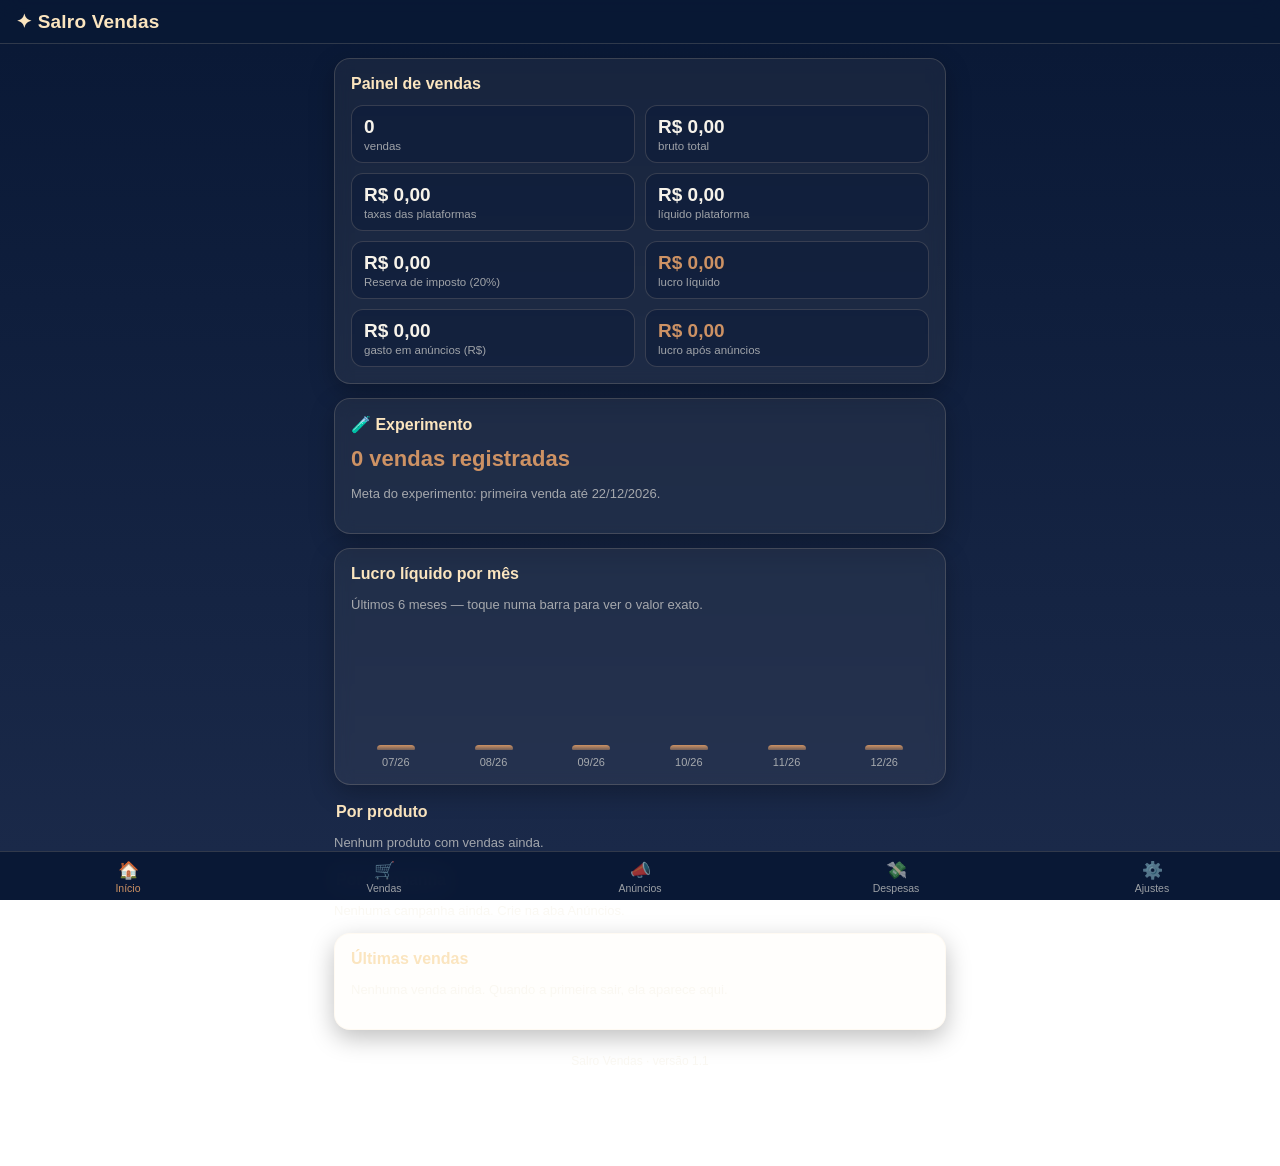
<file: index.html>
<!DOCTYPE html>
<html lang="pt-BR">
<head>
<meta charset="UTF-8">
<meta name="viewport" content="width=device-width, initial-scale=1, viewport-fit=cover">
<meta name="theme-color" content="#091835">
<title>Salro Vendas</title>
<link rel="manifest" href="manifest.webmanifest">
<link rel="icon" href="IMG_6787.png" type="image/png">
<link rel="apple-touch-icon" href="IMG_6787.png">
<link rel="stylesheet" href="styles.css">
</head>
<body>
<header class="topbar">
  <div class="brand">✦ Salro Vendas</div>
</header>

<main>
  <!-- INÍCIO / PAINEL -->
  <section id="view-home" class="view">
    <div class="card">
      <h2>Painel de vendas</h2>
      <div class="kpis">
        <div class="kpi"><div class="kpi-value" id="kpiVendasCount">0</div><div class="kpi-label">vendas</div></div>
        <div class="kpi"><div class="kpi-value" id="kpiVendasGross">R$ 0,00</div><div class="kpi-label">bruto total</div></div>
        <div class="kpi"><div class="kpi-value" id="kpiTaxas">R$ 0,00</div><div class="kpi-label">taxas das plataformas</div></div>
        <div class="kpi"><div class="kpi-value" id="kpiLiquido">R$ 0,00</div><div class="kpi-label">líquido plataforma</div></div>
        <div class="kpi"><div class="kpi-value" id="kpiReserva">R$ 0,00</div><div class="kpi-label" id="kpiReservaPct">Reserva de imposto</div></div>
        <div class="kpi"><div class="kpi-value accent" id="kpiLucro">R$ 0,00</div><div class="kpi-label">lucro líquido</div></div>
        <div class="kpi"><div class="kpi-value" id="kpiAds">R$ 0,00</div><div class="kpi-label">gasto em anúncios (R$)</div></div>
        <div class="kpi"><div class="kpi-value accent" id="kpiLucroApos">R$ 0,00</div><div class="kpi-label">lucro após anúncios</div></div>
      </div>
    </div>

    <div class="card experiment">
      <h2>🧪 Experimento</h2>
      <div class="exp-count" id="expCount">0 vendas registradas</div>
      <p class="muted">Meta do experimento: primeira venda até 22/12/2026.</p>
    </div>

    <div class="card">
      <h2>Lucro líquido por mês</h2>
      <p class="muted">Últimos 6 meses — toque numa barra para ver o valor exato.</p>
      <div id="monthBars" class="bars"></div>
    </div>

    <h2 class="sectitle">Por produto</h2>
    <div id="byProduct"></div>

    <h2 class="sectitle">Por campanha</h2>
    <div id="byCampaign"></div>

    <div class="card">
      <h2>Últimas vendas</h2>
      <div id="lastSales"></div>
    </div>
    <div class="app-version"></div>
  </section>

  <!-- VENDAS -->
  <section id="view-vendas" class="view hidden">
    <div class="card">
      <h2 id="vendaFormTitle">Registrar venda</h2>
      <p class="muted hidden" id="editNote">Editando uma venda — salve ou <button class="linkbtn" id="btnCancelEdit" type="button">cancele a edição</button>.</p>
      <div class="field">
        <label for="vDate">Data</label>
        <input id="vDate" type="date">
      </div>
      <div class="field">
        <label for="vProduct">Produto</label>
        <input id="vProduct" type="text">
      </div>
      <div class="grid2">
        <div class="field">
          <label for="vChannel">Canal</label>
          <select id="vChannel">
            <option value="kiwify">Kiwify</option>
            <option value="hotmart">Hotmart</option>
            <option value="eduzz">Eduzz</option>
          </select>
        </div>
        <div class="field">
          <label for="vGross">Valor bruto (R$)</label>
          <input id="vGross" type="number" inputmode="decimal" min="0" step="0.01">
        </div>
      </div>
      <div class="field">
        <label for="vCampaign">Campanha (opcional)</label>
        <select id="vCampaign"><option value="">Sem campanha</option></select>
      </div>
      <button id="btnAddVenda" class="primary big" type="button">Adicionar venda</button>
    </div>

    <div class="card">
      <h2>📥 Importar da plataforma</h2>
      <p class="muted">Exporte o relatório de vendas da plataforma (CSV) e importe aqui: o app reconhece as colunas, importa só as vendas aprovadas e já faz a conta completa. Importar de novo o mesmo relatório não duplica.</p>
      <div class="field">
        <label for="impChannel">Plataforma do relatório</label>
        <select id="impChannel">
          <option value="kiwify">Kiwify</option>
          <option value="hotmart">Hotmart</option>
          <option value="eduzz">Eduzz</option>
        </select>
      </div>
      <div class="field">
        <label for="impFile">Arquivo CSV do relatório</label>
        <input id="impFile" type="file" accept=".csv,text/csv">
      </div>
      <div class="field">
        <label for="impText">…ou cole o conteúdo do CSV</label>
        <textarea id="impText" rows="4" placeholder="Data;Produto;Valor;Status;Transação&#10;..."></textarea>
      </div>
      <button id="btnImportSales" class="primary big" type="button">Importar vendas</button>
      <p class="muted" id="impResult"></p>
    </div>

    <div class="card">
      <h2>Vendas</h2>
      <div id="salesList"></div>
    </div>
  </section>

  <!-- ANÚNCIOS -->
  <section id="view-anuncios" class="view hidden">
    <div class="card">
      <h2>Nova campanha</h2>
      <div class="field">
        <label for="aNome">Nome da campanha</label>
        <input id="aNome" type="text" placeholder="Ex.: Meta Ads — semana 3">
      </div>
      <div class="field">
        <label for="aProduto">Produto</label>
        <input id="aProduto" type="text">
      </div>
      <div class="grid2">
        <div class="field">
          <label for="aInicio">Início</label>
          <input id="aInicio" type="date">
        </div>
        <div class="field">
          <label for="aFim">Fim (opcional)</label>
          <input id="aFim" type="date">
        </div>
      </div>
      <div class="grid2">
        <div class="field">
          <label for="aMoeda">Moeda do gasto</label>
          <select id="aMoeda">
            <option value="BRL">R$ (real)</option>
            <option value="JPY">¥ (iene)</option>
            <option value="USD">US$ (dólar)</option>
          </select>
        </div>
        <div class="field">
          <label for="aGasto">Gasto</label>
          <input id="aGasto" type="number" inputmode="decimal" min="0" step="0.01">
        </div>
      </div>
      <div class="field">
        <label for="aRate">Taxa para R$ (opcional) — quanto 1 unidade da moeda vale em R$</label>
        <input id="aRate" type="number" inputmode="decimal" min="0" step="0.0001" placeholder="Ex.: 0,038 para ¥">
      </div>
      <button id="btnAddCampanha" class="primary big" type="button">Adicionar campanha</button>
    </div>

    <div class="card">
      <h2>Campanhas</h2>
      <p class="muted" id="unattributedLine">Vendas sem atribuição: 0</p>
      <div id="campaignList"></div>
    </div>
  </section>

  <!-- DESPESAS -->
  <section id="view-despesas" class="view hidden">
    <div class="card">
      <h2>Registrar despesa</h2>
      <div class="field">
        <label for="dDate">Data</label>
        <input id="dDate" type="date">
      </div>
      <div class="field">
        <label for="dDesc">Descrição</label>
        <input id="dDesc" type="text" placeholder="Ex.: anúncio, ferramenta, contador…">
      </div>
      <div class="grid2">
        <div class="field">
          <label for="dCurrency">Moeda</label>
          <select id="dCurrency">
            <option value="BRL">R$ (real)</option>
            <option value="JPY">¥ (iene)</option>
            <option value="USD">US$ (dólar)</option>
          </select>
        </div>
        <div class="field">
          <label for="dAmount">Valor</label>
          <input id="dAmount" type="number" inputmode="decimal" step="0.01">
        </div>
      </div>
      <button id="btnAddDespesa" class="primary big" type="button">Adicionar despesa</button>
    </div>

    <div class="card">
      <h2>Despesas</h2>
      <div id="expTotals" class="grid3"></div>
      <div id="expList"></div>
    </div>

    <div class="card">
      <h2>Saques</h2>
      <div class="field">
        <label for="sDate">Data</label>
        <input id="sDate" type="date">
      </div>
      <div class="grid2">
        <div class="field">
          <label for="sAmount">Valor sacado (R$)</label>
          <input id="sAmount" type="number" inputmode="decimal" min="0" step="0.01">
        </div>
        <div class="field">
          <label for="sFee">Taxa do saque (R$)</label>
          <input id="sFee" type="number" inputmode="decimal" min="0" step="0.01">
        </div>
      </div>
      <button id="btnAddSaque" class="primary big" type="button">Registrar saque</button>
      <div id="saqueTotals" class="grid3 mt"></div>
      <div id="saqueList"></div>
    </div>
  </section>

  <!-- AJUSTES -->
  <section id="view-ajustes" class="view hidden">
    <div class="card">
      <h2>Imposto e taxas</h2>
      <div class="field">
        <label for="cTaxPct">Reserva de imposto (% do líquido da plataforma)</label>
        <input id="cTaxPct" type="number" inputmode="decimal" min="0" max="100" step="0.5">
      </div>
      <div class="grid2">
        <div class="field">
          <label for="cKiwifyPct">Kiwify — taxa (%)</label>
          <input id="cKiwifyPct" type="number" inputmode="decimal" min="0" step="0.01">
        </div>
        <div class="field">
          <label for="cKiwifyFixed">Kiwify — fixo (R$)</label>
          <input id="cKiwifyFixed" type="number" inputmode="decimal" min="0" step="0.01">
        </div>
      </div>
      <div class="grid2">
        <div class="field">
          <label for="cHotmartPct">Hotmart — taxa (%)</label>
          <input id="cHotmartPct" type="number" inputmode="decimal" min="0" step="0.01">
        </div>
        <div class="field">
          <label for="cHotmartFixed">Hotmart — fixo (R$)</label>
          <input id="cHotmartFixed" type="number" inputmode="decimal" min="0" step="0.01">
        </div>
      </div>
      <div class="grid2">
        <div class="field">
          <label for="cEduzzPct">Eduzz — taxa (%)</label>
          <input id="cEduzzPct" type="number" inputmode="decimal" min="0" step="0.01">
        </div>
        <div class="field">
          <label for="cEduzzFixed">Eduzz — fixo (R$)</label>
          <input id="cEduzzFixed" type="number" inputmode="decimal" min="0" step="0.01">
        </div>
      </div>
      <div class="field">
        <label for="cSaqueFee">Taxa de saque padrão (R$)</label>
        <input id="cSaqueFee" type="number" inputmode="decimal" min="0" step="0.01">
      </div>
      <button id="btnSaveConfig" class="primary big" type="button">Salvar ajustes</button>
    </div>

    <div class="card">
      <h2>☁️ Nuvem (Google Drive)</h2>
      <p class="muted">Backup na sua conta Google, pela mesma ponte dos outros apps Salro: um script guarda o backup no Drive e a Salro Central lê dele. O link e a chave ficam salvos só neste aparelho — nunca entram no backup. Enviar tem trava de segurança: se a nuvem tiver mais vendas que este aparelho, o app pede confirmação antes de sobrescrever.</p>
      <div class="field">
        <label for="driveUrl">Link do script</label>
        <input id="driveUrl" type="url" placeholder="Cole o link do script (termina em /exec)">
      </div>
      <div class="field">
        <label for="driveKey">Chave secreta</label>
        <input id="driveKey" type="text" placeholder="A mesma chave colocada no script">
      </div>
      <button id="driveSave" class="big" type="button">Salvar link e chave</button>
      <button id="driveUp" class="primary big mt" type="button">⬆️ Enviar para a nuvem</button>
      <button id="driveUpForce" class="big mt hidden" type="button">⚠️ Enviar mesmo assim</button>
      <button id="driveDown" class="big mt" type="button">⬇️ Baixar da nuvem e juntar</button>
      <p class="muted mt" id="driveSync"></p>
      <p class="muted" id="driveStatus"></p>
    </div>

    <div class="card">
      <h2>Backup</h2>
      <p class="muted">Exporte o backup em JSON e guarde. Para restaurar ou juntar outro aparelho, cole o JSON (ou escolha o arquivo) e toque em Importar — a importação junta por id e nunca apaga o que já existe.</p>
      <div class="row gap">
        <button id="btnExport" class="big grow" type="button">Exportar backup</button>
        <button id="btnImport" class="big grow" type="button">Importar / juntar</button>
      </div>
      <div class="field mt">
        <label for="backupFile">Arquivo de backup</label>
        <input id="backupFile" type="file" accept=".json,application/json">
      </div>
      <div class="field">
        <label for="backupText">JSON do backup</label>
        <textarea id="backupText" rows="6" placeholder="O backup exportado aparece aqui; ou cole um backup para importar."></textarea>
      </div>
    </div>
    <div class="app-version"></div>
  </section>
</main>

<nav class="tabbar">
  <button id="tab-home" class="on" type="button">🏠<span>Início</span></button>
  <button id="tab-vendas" type="button">🛒<span>Vendas</span></button>
  <button id="tab-anuncios" type="button">📣<span>Anúncios</span></button>
  <button id="tab-despesas" type="button">💸<span>Despesas</span></button>
  <button id="tab-ajustes" type="button">⚙️<span>Ajustes</span></button>
</nav>

<script src="app.js"></script>
</body>
</html>
</file>
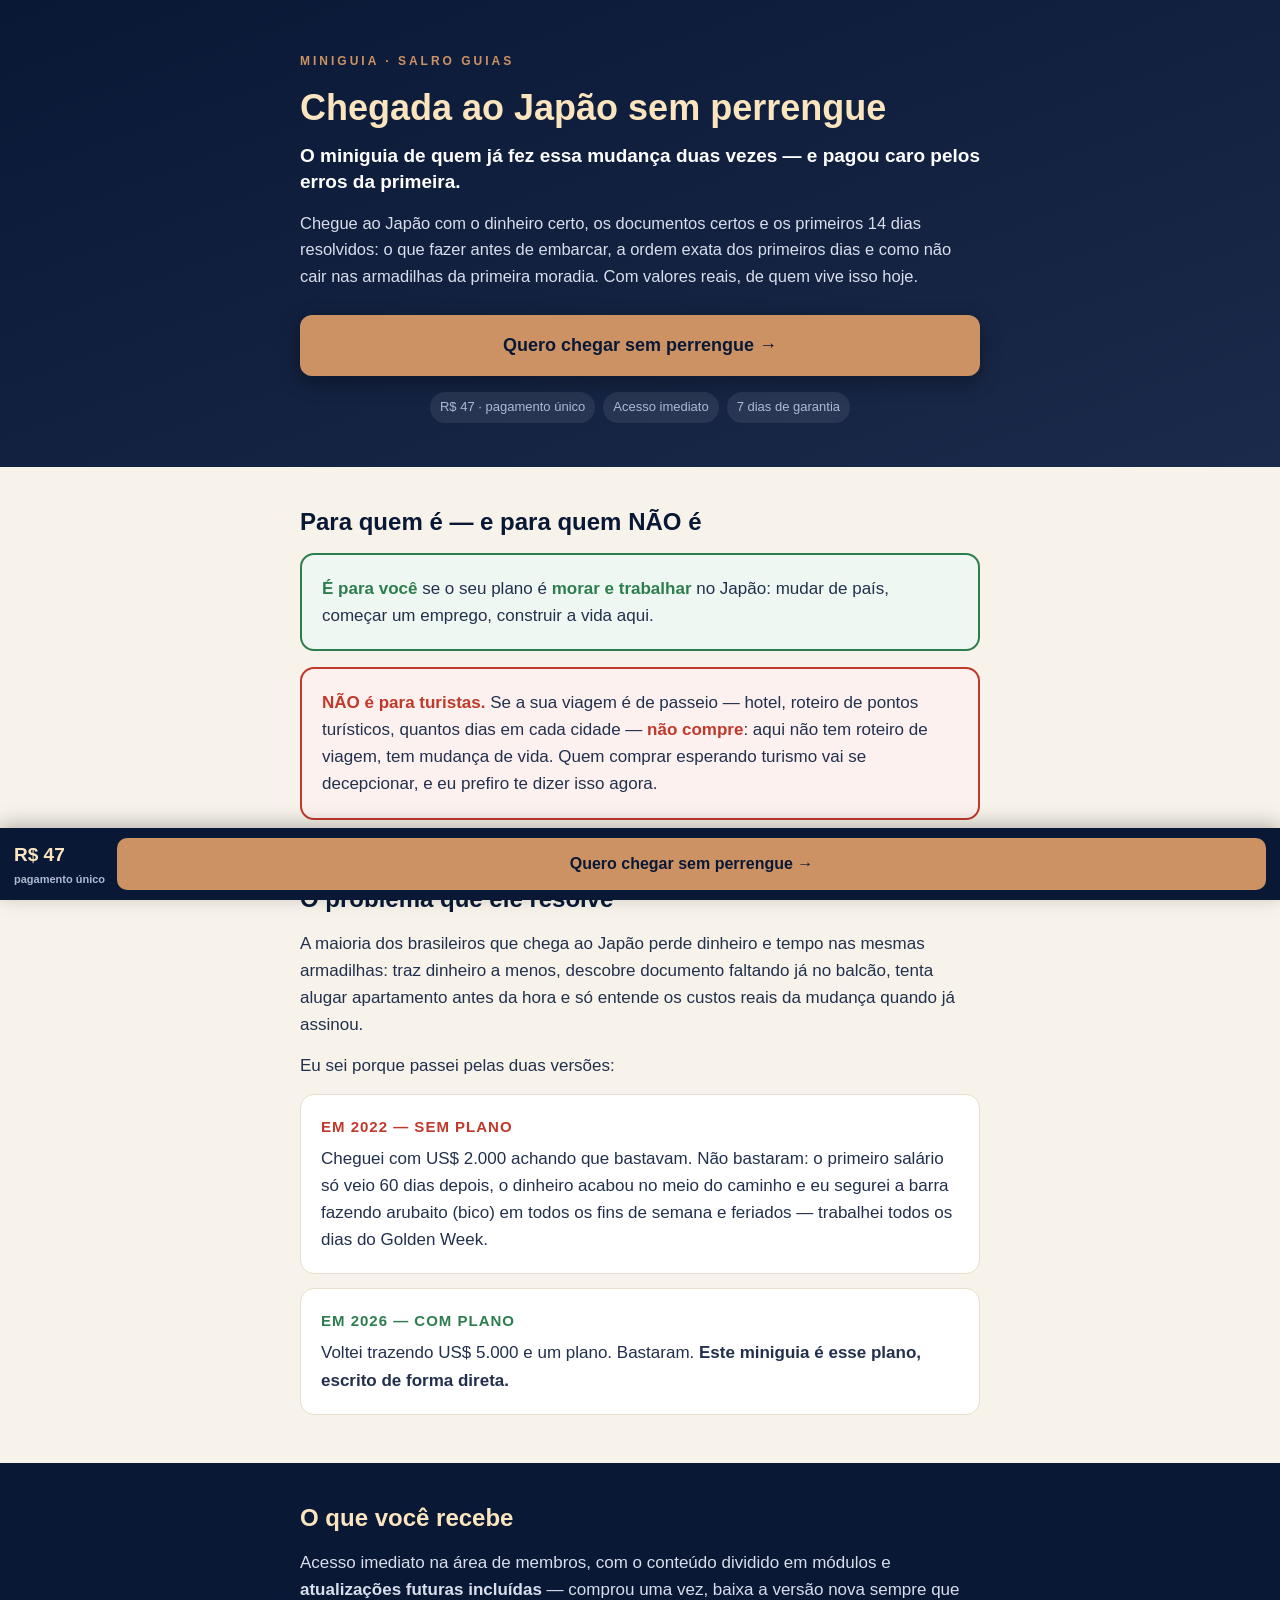
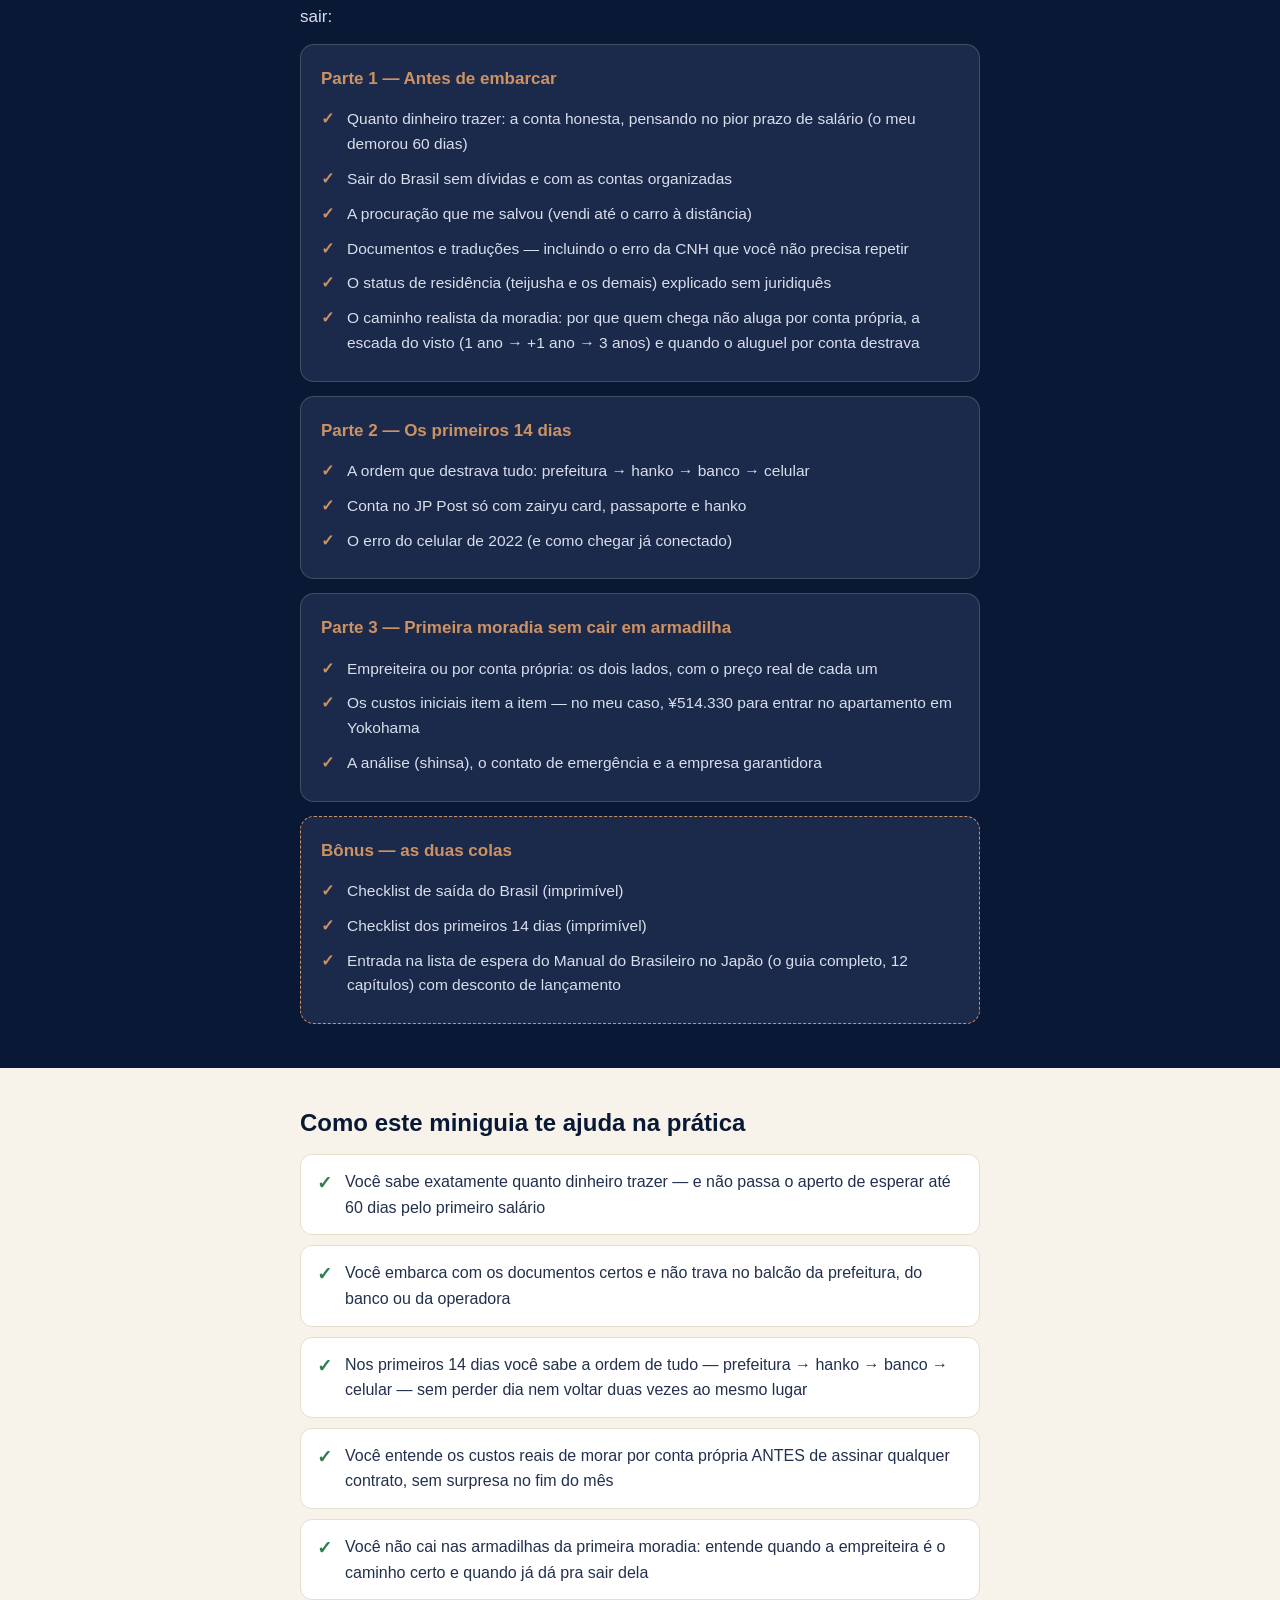
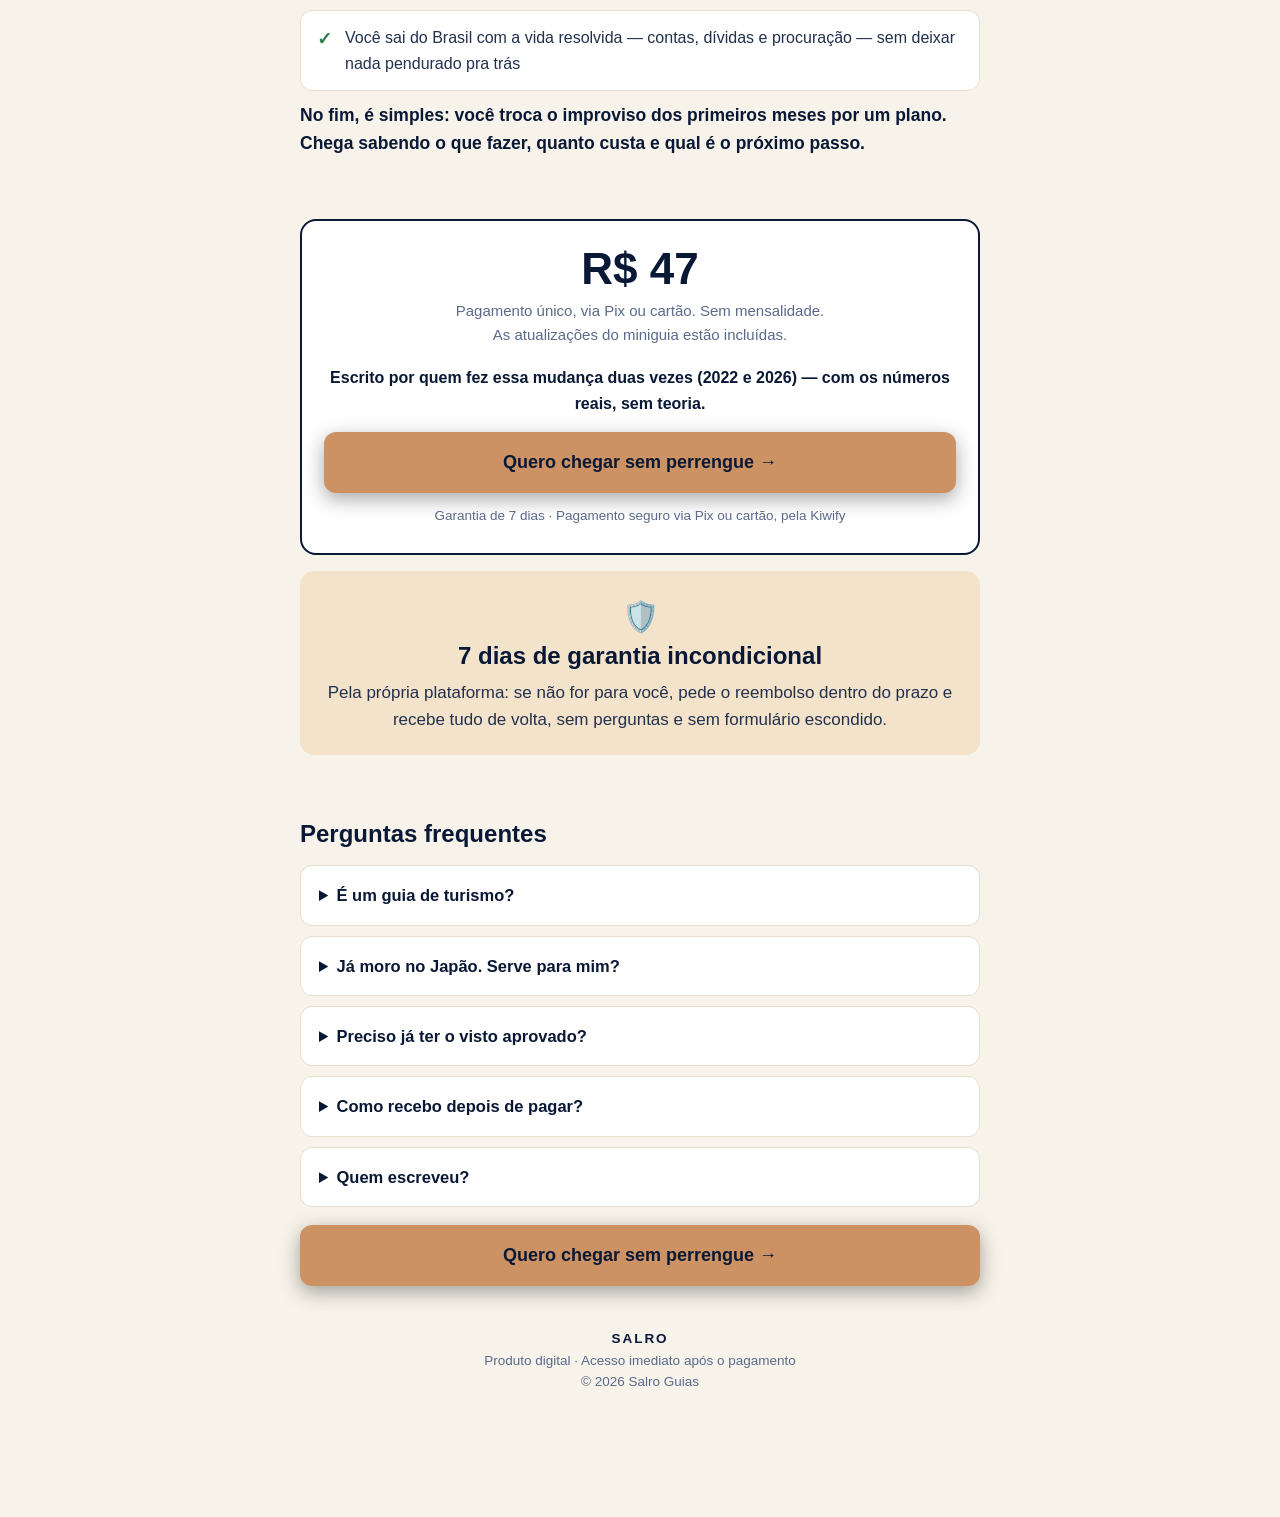
<file: chegada/index.html>
<!DOCTYPE html>
<html lang="pt-BR">
<head>
<meta charset="UTF-8">
<meta name="viewport" content="width=device-width, initial-scale=1.0">
<title>Chegada ao Japão sem perrengue — Miniguia</title>
<meta name="description" content="O miniguia de quem já fez a mudança Brasil → Japão duas vezes: quanto dinheiro trazer, os documentos certos e os primeiros 14 dias resolvidos. Para quem vai morar e trabalhar no Japão — não é guia de turismo.">
<style>
  :root{
    --marinho:#091835; --marinho-tela:#1B2A4A; --creme:#FBE5BF; --papel:#F7F3EA;
    --tan:#CD9264; --texto:#22304d; --suave:#5a6a8a;
  }
  *{margin:0;padding:0;box-sizing:border-box}
  html{scroll-behavior:smooth}
  body{font-family:-apple-system,BlinkMacSystemFont,"Segoe UI",Roboto,Helvetica,Arial,sans-serif;background:var(--papel);color:var(--texto);line-height:1.6;font-size:17px}
  .wrap{max-width:720px;margin:0 auto;padding:0 20px}
  /* HERO */
  .hero{background:linear-gradient(160deg,var(--marinho) 0%,var(--marinho-tela) 100%);color:var(--creme);padding:52px 0 44px;text-align:left}
  .eyebrow{font-size:12px;letter-spacing:3px;text-transform:uppercase;color:var(--tan);font-weight:700;margin-bottom:16px}
  .hero h1{font-size:36px;line-height:1.15;font-weight:800;margin-bottom:14px}
  .hero .sub{font-size:19px;font-weight:600;color:#fff;margin-bottom:14px;line-height:1.4}
  .hero p{color:#d8deeb;font-size:16.5px;margin-bottom:26px}
  .cta{display:block;text-align:center;background:var(--tan);color:var(--marinho);font-weight:800;font-size:18px;padding:16px 22px;border-radius:12px;text-decoration:none;box-shadow:0 6px 20px rgba(0,0,0,.35)}
  .cta:active{transform:scale(.99)}
  .micro{display:flex;gap:8px;flex-wrap:wrap;justify-content:center;margin-top:16px;font-size:13px;color:#aeb9d2}
  .micro span{background:rgba(255,255,255,.08);padding:5px 10px;border-radius:999px}
  /* SEÇÕES */
  section{padding:40px 0 8px}
  h2{font-size:24px;line-height:1.25;color:var(--marinho);margin-bottom:16px;font-weight:800}
  p{margin-bottom:14px}
  .card{background:#fff;border:1px solid #e7dfcd;border-radius:14px;padding:20px;margin-bottom:16px}
  .warn{border:2px solid #c0392b;background:#fdf1ef}
  .warn strong{color:#c0392b}
  .ok{border:2px solid #2e7d4f;background:#eef7f1}
  .ok strong{color:#2e7d4f}
  .versus{display:grid;gap:14px}
  .versus .card{margin-bottom:0}
  .ano{font-weight:800;font-size:15px;letter-spacing:1px;text-transform:uppercase;margin-bottom:6px}
  .ruim .ano{color:#c0392b}.bom .ano{color:#2e7d4f}
  /* CONTEÚDO */
  .conteudo{background:var(--marinho);color:#e8ecf5;margin-top:40px;padding:40px 0 30px}
  .conteudo h2{color:var(--creme)}
  .parte{background:var(--marinho-tela);border:1px solid rgba(251,229,191,.18);border-radius:14px;padding:20px;margin-bottom:14px}
  .parte h3{color:var(--tan);font-size:17px;margin-bottom:10px}
  .parte ul{list-style:none}
  .parte li{padding:5px 0 5px 26px;position:relative;font-size:15.5px;color:#d8deeb}
  .parte li::before{content:"✓";position:absolute;left:0;color:var(--tan);font-weight:800}
  .bonus{border:1px dashed var(--tan)}
  /* BENEFÍCIOS */
  .beneficios ul{list-style:none}
  .beneficios li{background:#fff;border:1px solid #e7dfcd;border-radius:12px;padding:14px 16px 14px 44px;position:relative;margin-bottom:10px;font-size:16px}
  .beneficios li::before{content:"✓";position:absolute;left:16px;top:14px;color:#2e7d4f;font-weight:800;font-size:18px}
  .fecho{font-weight:700;color:var(--marinho);font-size:17.5px}
  /* PREÇO */
  .preco{background:#fff;border:2px solid var(--marinho);border-radius:16px;padding:26px 22px;text-align:center;margin-bottom:16px}
  .preco .valor{font-size:44px;font-weight:800;color:var(--marinho);line-height:1}
  .preco .cond{color:var(--suave);font-size:15px;margin:8px 0 18px}
  .preco .prova{font-weight:700;color:var(--marinho);font-size:16px;margin-bottom:16px}
  .preco .confianca{font-size:13.5px;color:var(--suave);margin-top:12px}
  /* GARANTIA */
  .garantia{background:#f3e3cb;border-radius:14px;padding:22px;text-align:center;margin-bottom:16px}
  .garantia .selo{font-size:30px}
  .garantia h2{margin-bottom:8px}
  /* FAQ */
  details{background:#fff;border:1px solid #e7dfcd;border-radius:12px;padding:16px 18px;margin-bottom:10px}
  summary{font-weight:700;color:var(--marinho);cursor:pointer;font-size:16.5px}
  details p{margin:10px 0 2px;font-size:15.5px;color:var(--texto)}
  /* FOOTER */
  footer{padding:34px 0 110px;text-align:center;color:var(--suave);font-size:13.5px}
  footer .marca{font-weight:800;letter-spacing:2px;color:var(--marinho)}
  /* CTA FIXO */
  .sticky{position:fixed;left:0;right:0;bottom:0;background:var(--marinho);padding:10px 14px calc(10px + env(safe-area-inset-bottom));display:flex;align-items:center;gap:12px;z-index:50;box-shadow:0 -4px 18px rgba(0,0,0,.25)}
  .sticky .pv{color:var(--creme);font-weight:800;font-size:19px;white-space:nowrap}
  .sticky .pv small{display:block;font-size:11px;font-weight:600;color:#aeb9d2}
  .sticky a{flex:1;text-align:center;background:var(--tan);color:var(--marinho);font-weight:800;padding:13px 10px;border-radius:10px;text-decoration:none;font-size:16px}
</style>
</head>
<body>

<header class="hero">
  <div class="wrap">
    <div class="eyebrow">Miniguia · Salro Guias</div>
    <h1>Chegada ao Japão sem perrengue</h1>
    <div class="sub">O miniguia de quem já fez essa mudança duas vezes — e pagou caro pelos erros da primeira.</div>
    <p>Chegue ao Japão com o dinheiro certo, os documentos certos e os primeiros 14 dias resolvidos: o que fazer antes de embarcar, a ordem exata dos primeiros dias e como não cair nas armadilhas da primeira moradia. Com valores reais, de quem vive isso hoje.</p>
    <a class="cta" href="https://pay.kiwify.com.br/tS1xE5X">Quero chegar sem perrengue →</a>
    <div class="micro"><span>R$ 47 · pagamento único</span><span>Acesso imediato</span><span>7 dias de garantia</span></div>
  </div>
</header>

<section>
  <div class="wrap">
    <h2>Para quem é — e para quem NÃO é</h2>
    <div class="card ok">
      <p style="margin:0"><strong>É para você</strong> se o seu plano é <strong>morar e trabalhar</strong> no Japão: mudar de país, começar um emprego, construir a vida aqui.</p>
    </div>
    <div class="card warn">
      <p style="margin:0"><strong>NÃO é para turistas.</strong> Se a sua viagem é de passeio — hotel, roteiro de pontos turísticos, quantos dias em cada cidade — <strong>não compre</strong>: aqui não tem roteiro de viagem, tem mudança de vida. Quem comprar esperando turismo vai se decepcionar, e eu prefiro te dizer isso agora.</p>
    </div>
  </div>
</section>

<section>
  <div class="wrap">
    <h2>O problema que ele resolve</h2>
    <p>A maioria dos brasileiros que chega ao Japão perde dinheiro e tempo nas mesmas armadilhas: traz dinheiro a menos, descobre documento faltando já no balcão, tenta alugar apartamento antes da hora e só entende os custos reais da mudança quando já assinou.</p>
    <p>Eu sei porque passei pelas duas versões:</p>
    <div class="versus">
      <div class="card ruim">
        <div class="ano">Em 2022 — sem plano</div>
        <p style="margin:0">Cheguei com US$ 2.000 achando que bastavam. Não bastaram: o primeiro salário só veio 60 dias depois, o dinheiro acabou no meio do caminho e eu segurei a barra fazendo arubaito (bico) em todos os fins de semana e feriados — trabalhei todos os dias do Golden Week.</p>
      </div>
      <div class="card bom">
        <div class="ano">Em 2026 — com plano</div>
        <p style="margin:0">Voltei trazendo US$ 5.000 e um plano. Bastaram. <strong>Este miniguia é esse plano, escrito de forma direta.</strong></p>
      </div>
    </div>
  </div>
</section>

<div class="conteudo">
  <div class="wrap">
    <h2>O que você recebe</h2>
    <p style="color:#d8deeb">Acesso imediato na área de membros, com o conteúdo dividido em módulos e <strong>atualizações futuras incluídas</strong> — comprou uma vez, baixa a versão nova sempre que sair:</p>

    <div class="parte">
      <h3>Parte 1 — Antes de embarcar</h3>
      <ul>
        <li>Quanto dinheiro trazer: a conta honesta, pensando no pior prazo de salário (o meu demorou 60 dias)</li>
        <li>Sair do Brasil sem dívidas e com as contas organizadas</li>
        <li>A procuração que me salvou (vendi até o carro à distância)</li>
        <li>Documentos e traduções — incluindo o erro da CNH que você não precisa repetir</li>
        <li>O status de residência (teijusha e os demais) explicado sem juridiquês</li>
        <li>O caminho realista da moradia: por que quem chega não aluga por conta própria, a escada do visto (1 ano → +1 ano → 3 anos) e quando o aluguel por conta destrava</li>
      </ul>
    </div>

    <div class="parte">
      <h3>Parte 2 — Os primeiros 14 dias</h3>
      <ul>
        <li>A ordem que destrava tudo: prefeitura → hanko → banco → celular</li>
        <li>Conta no JP Post só com zairyu card, passaporte e hanko</li>
        <li>O erro do celular de 2022 (e como chegar já conectado)</li>
      </ul>
    </div>

    <div class="parte">
      <h3>Parte 3 — Primeira moradia sem cair em armadilha</h3>
      <ul>
        <li>Empreiteira ou por conta própria: os dois lados, com o preço real de cada um</li>
        <li>Os custos iniciais item a item — no meu caso, ¥514.330 para entrar no apartamento em Yokohama</li>
        <li>A análise (shinsa), o contato de emergência e a empresa garantidora</li>
      </ul>
    </div>

    <div class="parte bonus">
      <h3>Bônus — as duas colas</h3>
      <ul>
        <li>Checklist de saída do Brasil (imprimível)</li>
        <li>Checklist dos primeiros 14 dias (imprimível)</li>
        <li>Entrada na lista de espera do Manual do Brasileiro no Japão (o guia completo, 12 capítulos) com desconto de lançamento</li>
      </ul>
    </div>
  </div>
</div>

<section class="beneficios">
  <div class="wrap">
    <h2>Como este miniguia te ajuda na prática</h2>
    <ul>
      <li>Você sabe exatamente quanto dinheiro trazer — e não passa o aperto de esperar até 60 dias pelo primeiro salário</li>
      <li>Você embarca com os documentos certos e não trava no balcão da prefeitura, do banco ou da operadora</li>
      <li>Nos primeiros 14 dias você sabe a ordem de tudo — prefeitura → hanko → banco → celular — sem perder dia nem voltar duas vezes ao mesmo lugar</li>
      <li>Você entende os custos reais de morar por conta própria ANTES de assinar qualquer contrato, sem surpresa no fim do mês</li>
      <li>Você não cai nas armadilhas da primeira moradia: entende quando a empreiteira é o caminho certo e quando já dá pra sair dela</li>
      <li>Você sai do Brasil com a vida resolvida — contas, dívidas e procuração — sem deixar nada pendurado pra trás</li>
    </ul>
    <p class="fecho">No fim, é simples: você troca o improviso dos primeiros meses por um plano. Chega sabendo o que fazer, quanto custa e qual é o próximo passo.</p>
  </div>
</section>

<section>
  <div class="wrap">
    <div class="preco">
      <div class="valor">R$ 47</div>
      <div class="cond">Pagamento único, via Pix ou cartão. Sem mensalidade.<br>As atualizações do miniguia estão incluídas.</div>
      <p class="prova">Escrito por quem fez essa mudança duas vezes (2022 e 2026) — com os números reais, sem teoria.</p>
      <a class="cta" href="https://pay.kiwify.com.br/tS1xE5X">Quero chegar sem perrengue →</a>
      <div class="confianca">Garantia de 7 dias · Pagamento seguro via Pix ou cartão, pela Kiwify</div>
    </div>
    <div class="garantia">
      <div class="selo">🛡️</div>
      <h2>7 dias de garantia incondicional</h2>
      <p style="margin:0">Pela própria plataforma: se não for para você, pede o reembolso dentro do prazo e recebe tudo de volta, sem perguntas e sem formulário escondido.</p>
    </div>
  </div>
</section>

<section>
  <div class="wrap">
    <h2>Perguntas frequentes</h2>
    <details>
      <summary>É um guia de turismo?</summary>
      <p>Não. É para quem vai morar e trabalhar no Japão. Para turismo, ele não serve — de propósito.</p>
    </details>
    <details>
      <summary>Já moro no Japão. Serve para mim?</summary>
      <p>A Parte 3 (moradia por conta própria, custos reais, análise) foi feita para quem já estabilizou e quer sair do apartamento da empreiteira. As Partes 1 e 2 são para quem ainda vai embarcar.</p>
    </details>
    <details>
      <summary>Preciso já ter o visto aprovado?</summary>
      <p>Não. A Parte 1 ajuda justamente quem está se preparando — dinheiro, documentos e o caminho do status de residência entram antes do embarque.</p>
    </details>
    <details>
      <summary>Como recebo depois de pagar?</summary>
      <p>A plataforma libera seu acesso à área de membros na hora: você entra com seu login, lê/baixa os módulos e recebe as atualizações por e-mail.</p>
    </details>
    <details>
      <summary>Quem escreveu?</summary>
      <p>Um brasileiro que mora e trabalha no Japão e fez essa mudança duas vezes (2022 e 2026). Nada aqui é teoria copiada: são os meus números, os meus erros e o que funcionou na prática.</p>
    </details>
    <a class="cta" href="https://pay.kiwify.com.br/tS1xE5X" style="margin-top:18px">Quero chegar sem perrengue →</a>
  </div>
</section>

<footer>
  <div class="wrap">
    <div class="marca">SALRO</div>
    <p>Produto digital · Acesso imediato após o pagamento<br>© 2026 Salro Guias</p>
  </div>
</footer>

<div class="sticky">
  <div class="pv">R$ 47<small>pagamento único</small></div>
  <a href="https://pay.kiwify.com.br/tS1xE5X">Quero chegar sem perrengue →</a>
</div>

</body>
</html>
</file>
<file: styles.css>
/* Salro Vendas — tema escuro premium Salro (único, como a Central):
   Marinho #091835 · Creme #FBE5BF · Tan/Cobre #CD9264 ·
   Papel #F7F3EA · Tela #1B2A4A. */
:root {
  --navy: #091835;
  --screen: #1B2A4A;
  --cream: #FBE5BF;
  --paper: #F7F3EA;
  --copper: #CD9264;
  --muted: rgba(247, 243, 234, 0.62);
  --line: rgba(251, 229, 191, 0.16);
  --glass: rgba(251, 229, 191, 0.055);
}
* { box-sizing: border-box; }
html { -webkit-text-size-adjust: 100%; }
body {
  margin: 0;
  font-family: -apple-system, BlinkMacSystemFont, "Segoe UI", Roboto, sans-serif;
  background: linear-gradient(180deg, var(--navy) 0%, var(--screen) 100%);
  background-attachment: fixed;
  color: var(--paper);
  min-height: 100vh;
}
.topbar {
  position: sticky; top: 0; z-index: 5;
  padding: calc(10px + env(safe-area-inset-top)) 16px 10px;
  background: rgba(9, 24, 53, 0.88);
  backdrop-filter: blur(10px);
  border-bottom: 1px solid var(--line);
}
.brand { font-size: 19px; font-weight: 700; color: var(--cream); letter-spacing: 0.2px; }
main { padding: 14px 14px 96px; max-width: 640px; margin: 0 auto; }
.hidden { display: none !important; }

.card {
  background: var(--glass);
  border: 1px solid var(--line);
  border-radius: 16px;
  padding: 16px;
  margin-bottom: 14px;
  backdrop-filter: blur(8px);
  box-shadow: 0 8px 24px rgba(0, 0, 0, 0.25);
}
.card.subcard { margin: 10px 0; }
.card h2 { margin: 0 0 12px; font-size: 16px; color: var(--cream); }
.cardtitle { font-size: 15px; font-weight: 700; color: var(--cream); margin-bottom: 4px; }
.sectitle { font-size: 16px; color: var(--cream); margin: 18px 2px 4px; }
.muted { color: var(--muted); font-size: 13px; line-height: 1.45; }
.mt { margin-top: 12px; }
.highlight { margin-top: 10px; font-size: 14px; color: var(--cream); }
.highlight strong { color: var(--copper); }

.kpis { display: grid; grid-template-columns: 1fr 1fr; gap: 10px; }
.kpi {
  background: rgba(9, 24, 53, 0.45);
  border: 1px solid var(--line);
  border-radius: 12px; padding: 10px 12px;
}
.kpi-value { font-size: 19px; font-weight: 700; color: var(--paper); }
.kpi-value.accent { color: var(--copper); }
.kpi-label { font-size: 11.5px; color: var(--muted); margin-top: 2px; }
.grid2 { display: grid; grid-template-columns: 1fr 1fr; gap: 10px; }
.grid3 { display: grid; grid-template-columns: 1fr 1fr 1fr; gap: 10px; margin-bottom: 10px; }
.minikpi {
  background: rgba(9, 24, 53, 0.45);
  border: 1px solid var(--line);
  border-radius: 10px; padding: 8px 10px;
}
.minikpi-value { font-size: 15px; font-weight: 700; }
.minikpi-label { font-size: 11px; color: var(--muted); margin-top: 1px; }

.experiment .exp-count { font-size: 22px; font-weight: 700; color: var(--copper); }

/* Barras mensais do painel */
.bars { display: flex; align-items: flex-end; gap: 8px; height: 140px; padding-top: 22px; }
.barcol {
  flex: 1; display: flex; flex-direction: column; align-items: center;
  justify-content: flex-end; height: 100%; cursor: pointer; position: relative;
}
.barvalue {
  position: absolute; top: -2px; font-size: 11px; font-weight: 700;
  color: var(--copper); white-space: nowrap; min-height: 14px;
}
.bar {
  width: 70%; max-width: 38px; border-radius: 6px 6px 2px 2px;
  background: linear-gradient(180deg, var(--copper), rgba(205, 146, 100, 0.45));
  min-height: 4px;
}
.bar.neg { background: linear-gradient(180deg, #b0524a, rgba(176, 82, 74, 0.45)); }
.barcol.on .bar { outline: 2px solid var(--cream); }
.barlabel { font-size: 11px; color: var(--muted); margin-top: 6px; }

.field { margin-bottom: 12px; }
.field label { display: block; font-size: 13px; color: var(--muted); margin-bottom: 5px; }
input, select, textarea {
  width: 100%; padding: 11px 12px; font-size: 16px;
  color: var(--paper); background: rgba(9, 24, 53, 0.55);
  border: 1px solid var(--line); border-radius: 10px;
  font-family: inherit;
}
input[type="file"] { font-size: 13px; padding: 9px; }
textarea { resize: vertical; }
button {
  font-family: inherit; cursor: pointer;
  border: 1px solid var(--line); border-radius: 10px;
  background: rgba(251, 229, 191, 0.08); color: var(--paper);
  padding: 10px 14px; font-size: 15px;
}
button.primary {
  background: var(--copper); border-color: var(--copper);
  color: var(--navy); font-weight: 700;
}
button.big { width: 100%; padding: 13px; }
button.grow { flex: 1; }
.row { display: flex; }
.row.gap { gap: 10px; }
.linkbtn {
  border: none; background: none; padding: 0; font-size: 13px;
  color: var(--copper); text-decoration: underline;
}

.rowitem {
  display: flex; justify-content: space-between; gap: 10px;
  padding: 11px 2px; border-bottom: 1px solid var(--line);
}
.rowitem:last-child { border-bottom: none; }
.rowtitle { font-weight: 600; font-size: 14.5px; }
.rowsub { font-size: 12.5px; color: var(--muted); margin-top: 1px; }
.rowmath { font-size: 12.5px; color: var(--cream); margin-top: 3px; }
.rowside { text-align: right; flex-shrink: 0; }
.rowvalue { font-weight: 700; font-size: 15px; color: var(--copper); }
.rowactions { text-align: right; margin: -4px 0 8px; }
button.del {
  border: none; background: none; color: var(--muted);
  font-size: 12px; padding: 4px 2px; text-decoration: underline;
}

.app-version {
  text-align: center; color: var(--muted);
  font-size: 12px; padding: 10px 0 2px;
}

.tabbar {
  position: fixed; left: 0; right: 0; bottom: 0; z-index: 10;
  display: flex;
  background: rgba(9, 24, 53, 0.94);
  backdrop-filter: blur(12px);
  border-top: 1px solid var(--line);
  padding-bottom: env(safe-area-inset-bottom);
}
.tabbar button {
  flex: 1; border: none; background: none; border-radius: 0;
  color: var(--muted); font-size: 17px; padding: 8px 0 6px;
  display: flex; flex-direction: column; align-items: center; gap: 1px;
}
.tabbar button span { font-size: 10.5px; }
.tabbar button.on { color: var(--copper); }
</file>
